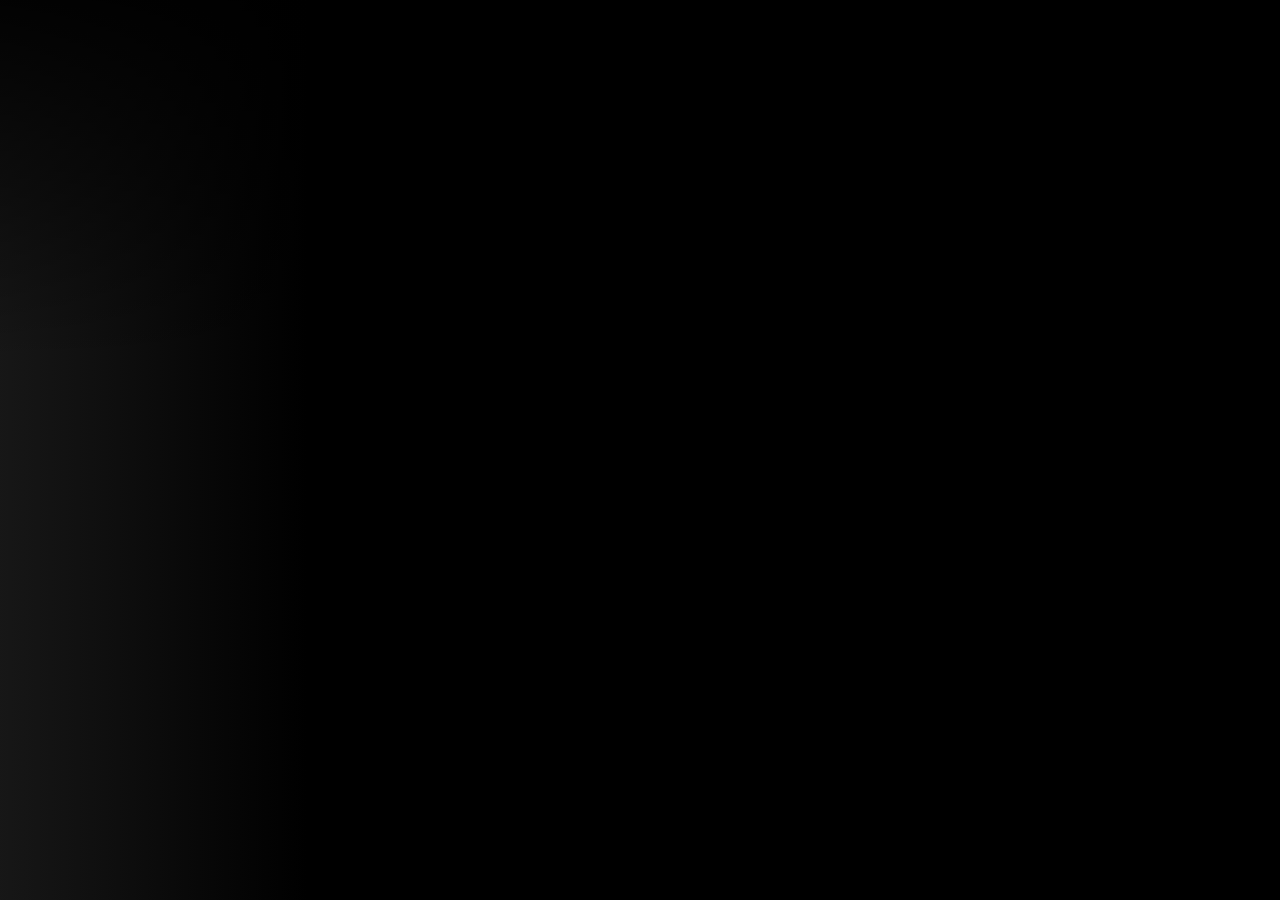
<file: index.html>
<!DOCTYPE html>
    <html lang="en">

    <head>
        <meta name="viewport" content="width=device-width, initial-scale=1" />
        <meta charset="utf-8" />
        <title>MAZDA CX-60 - Diesel Hibrido e Hibrido Enchufable</title>
        <link rel="stylesheet" href="css/global.css" />
        <link rel="stylesheet" href="css/reset.css">
        <link rel="stylesheet" href="css/style.css" />
    </head>

    <body>
        <div class="element-click-to-play">
            <img class="homura-plus-car-element" src="img/cars/homura_plus_car.png" alt="Mazda CX-60 Homura Plus" />
            <img class="background_without_car" src="img/wallpaper_without_car.png" alt="Background" />
            <div class="rectangle"></div>
            <div class="div"></div>

            <picture>
                <img class="logo" src="img/logo.png" alt="Mazda Logo" />
            </picture>

            <section class="principal-banner">
                <h1 class="text-wrapper">MAZDA CX-60</h1>
                <p class="modalities">DIESEL HÍBRIDO E<br />HÍBRIDO ENCHUFABLE</p>
            </section>

            <!-- <button class="call_to_action_button" id="playButton" type="button" aria-label="Reproducir video del Mazda CX-60">
                    <img class="group" src="img/call_to_action.png" alt="" aria-hidden="true" />
                    <span class="call_to_action_inner">
                        <span class="call_to_action_label">CLICK TO PLAY</span>
                        <img class="call_to_action_speaker" src="img/speaker.png" alt="Icono de sonido" />
                    </span>
                </button> -->

            <button class="cta" id="playButton" type="button" aria-label="Reproducir video del Mazda CX-60">
                <img class="cta__bg" src="img/call_to_action.png" alt="" aria-hidden="true" />
                <span class="cta__inner">
                    <span class="cta__label">CLICK TO PLAY</span>
                    <img class="cta__speaker" src="img/speaker.png" alt="Icono de sonido" />
                </span>
            </button>

            <section class="banner_for_insurance_section">
                <img class="banner_for_insurance_img" src="img/banner_for_insurance.png" alt="Proteccion y Seguros" />
            </section>

              <div id="videoModal" class="modal">
                    <div class="modal-content">
                        <button class="modal-close" id="closeModal" aria-label="Close video">&times;</button>
                        <div class="video-container">
                            <iframe id="videoFrame" width="100%" height="100%" src="video/videoplayback.mp4" frameborder="0"
                                allow="autoplay; encrypted-media" allowfullscreen></iframe>
                            </iframe>
                        </div>
                    </div>
                </div>

            <script src="js/script.js"></script>
    </body>

    </html>
</file>
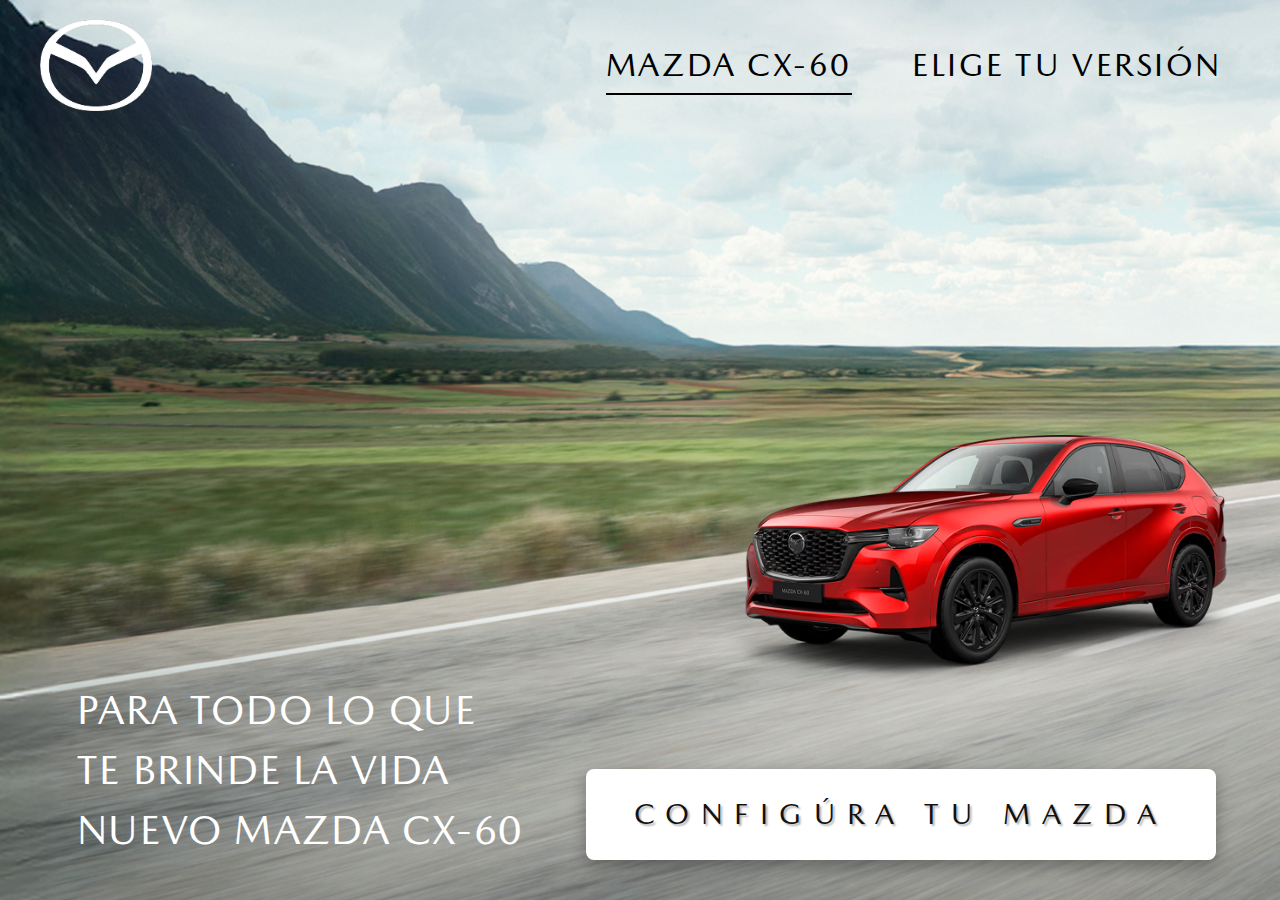
<file: hero.html>
<!DOCTYPE html>
<html lang="es">

<head>
  <meta charset="utf-8" />
  <meta name="viewport" content="width=device-width, initial-scale=1" />
  <title>Mazda CX-60 — Hero</title>
  <link rel="stylesheet" href="css/global.css" />
  <link rel="stylesheet" href="css/hero.css" />
  <link rel="stylesheet" href="css/reset.css">
</head>

<body>
  <img class="bg" src="img/wallpaper_without_car.png" alt="Background" />
  <div class="hero-viewport">
    <header class="hero-header">
      <a href="index.html"><img class="hero-logo" src="img/logo.png" alt="Mazda Logo" /></a>
      <nav class="hero-nav">
        <ul>
          <li><a class="nav-title" href="hero.html" aria-current="page">MAZDA CX-60</a></li>
          <li><a class="nav-link" href="choose.html">ELIGE TU VERSIÓN</a></li>
        </ul>
      </nav>
    </header>

    <main class="hero-main">
      <img class="hero-car" src="img/cars/homura_plus_car.png   " alt="Mazda CX-60" />
          <div class="hero-copy">
          <h1 class="hero-headline">PARA TODO LO QUE TE BRINDE LA VIDA <br> NUEVO MAZDA CX-60</h1>
        </div>
        <button class="hero-cta" id="configureBtn" type="button" aria-label="Configura tu Mazda">CONFIGÚRA TU MAZDA</button>
    </main>
    <script src="js/hero.js"></script>
  </div>
</body>

</html>
</file>
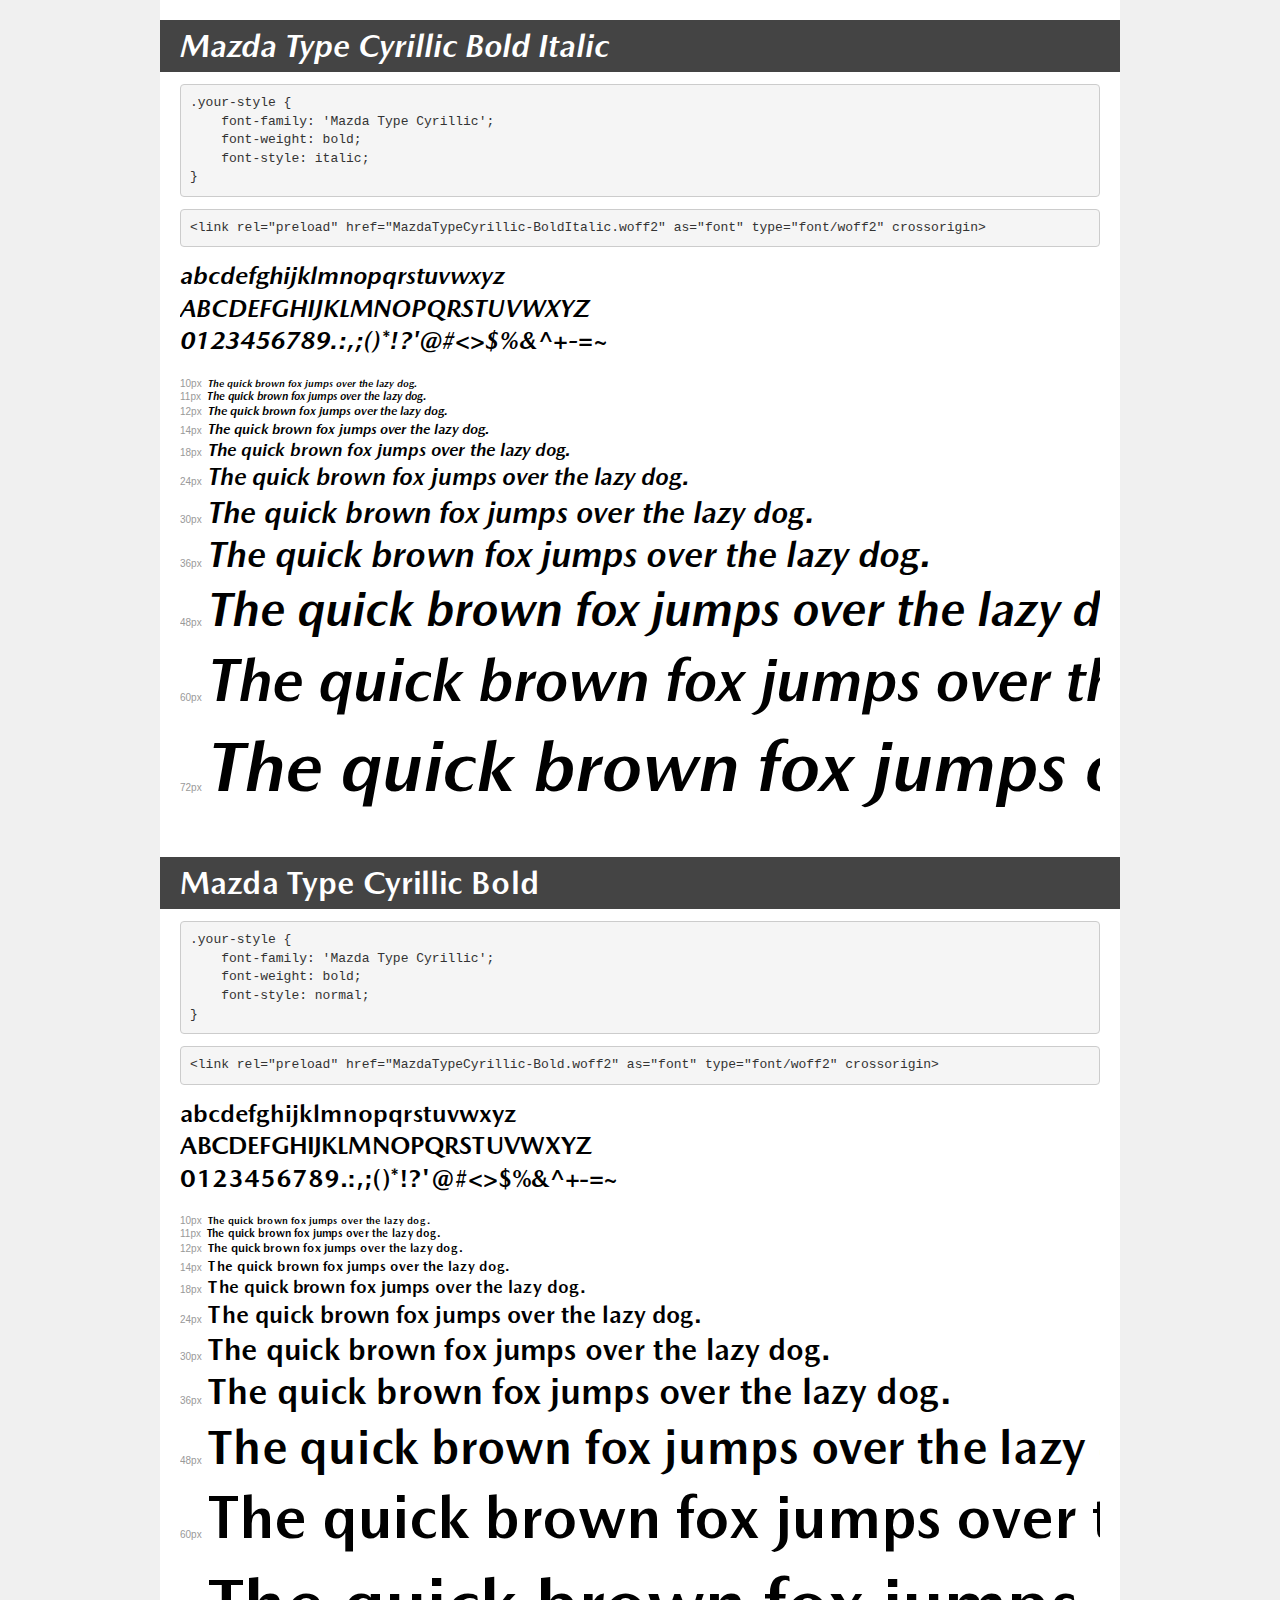
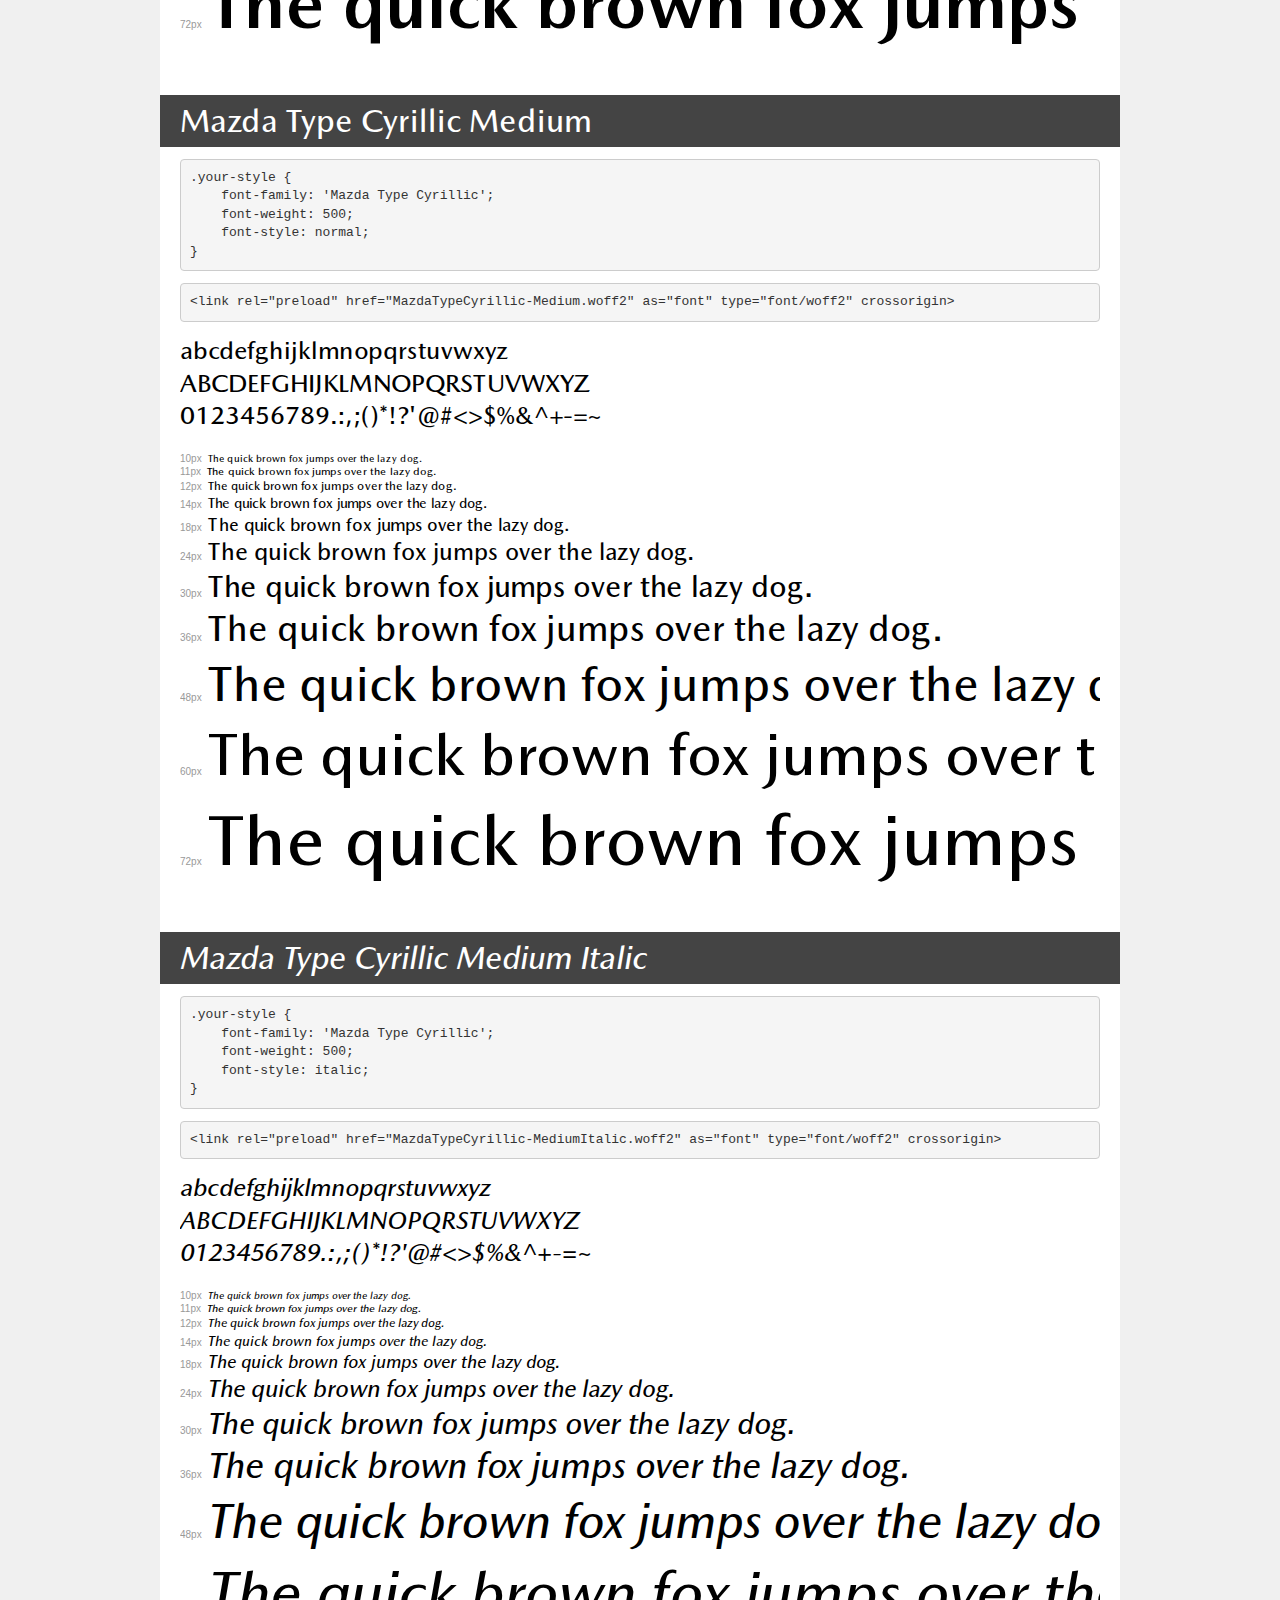
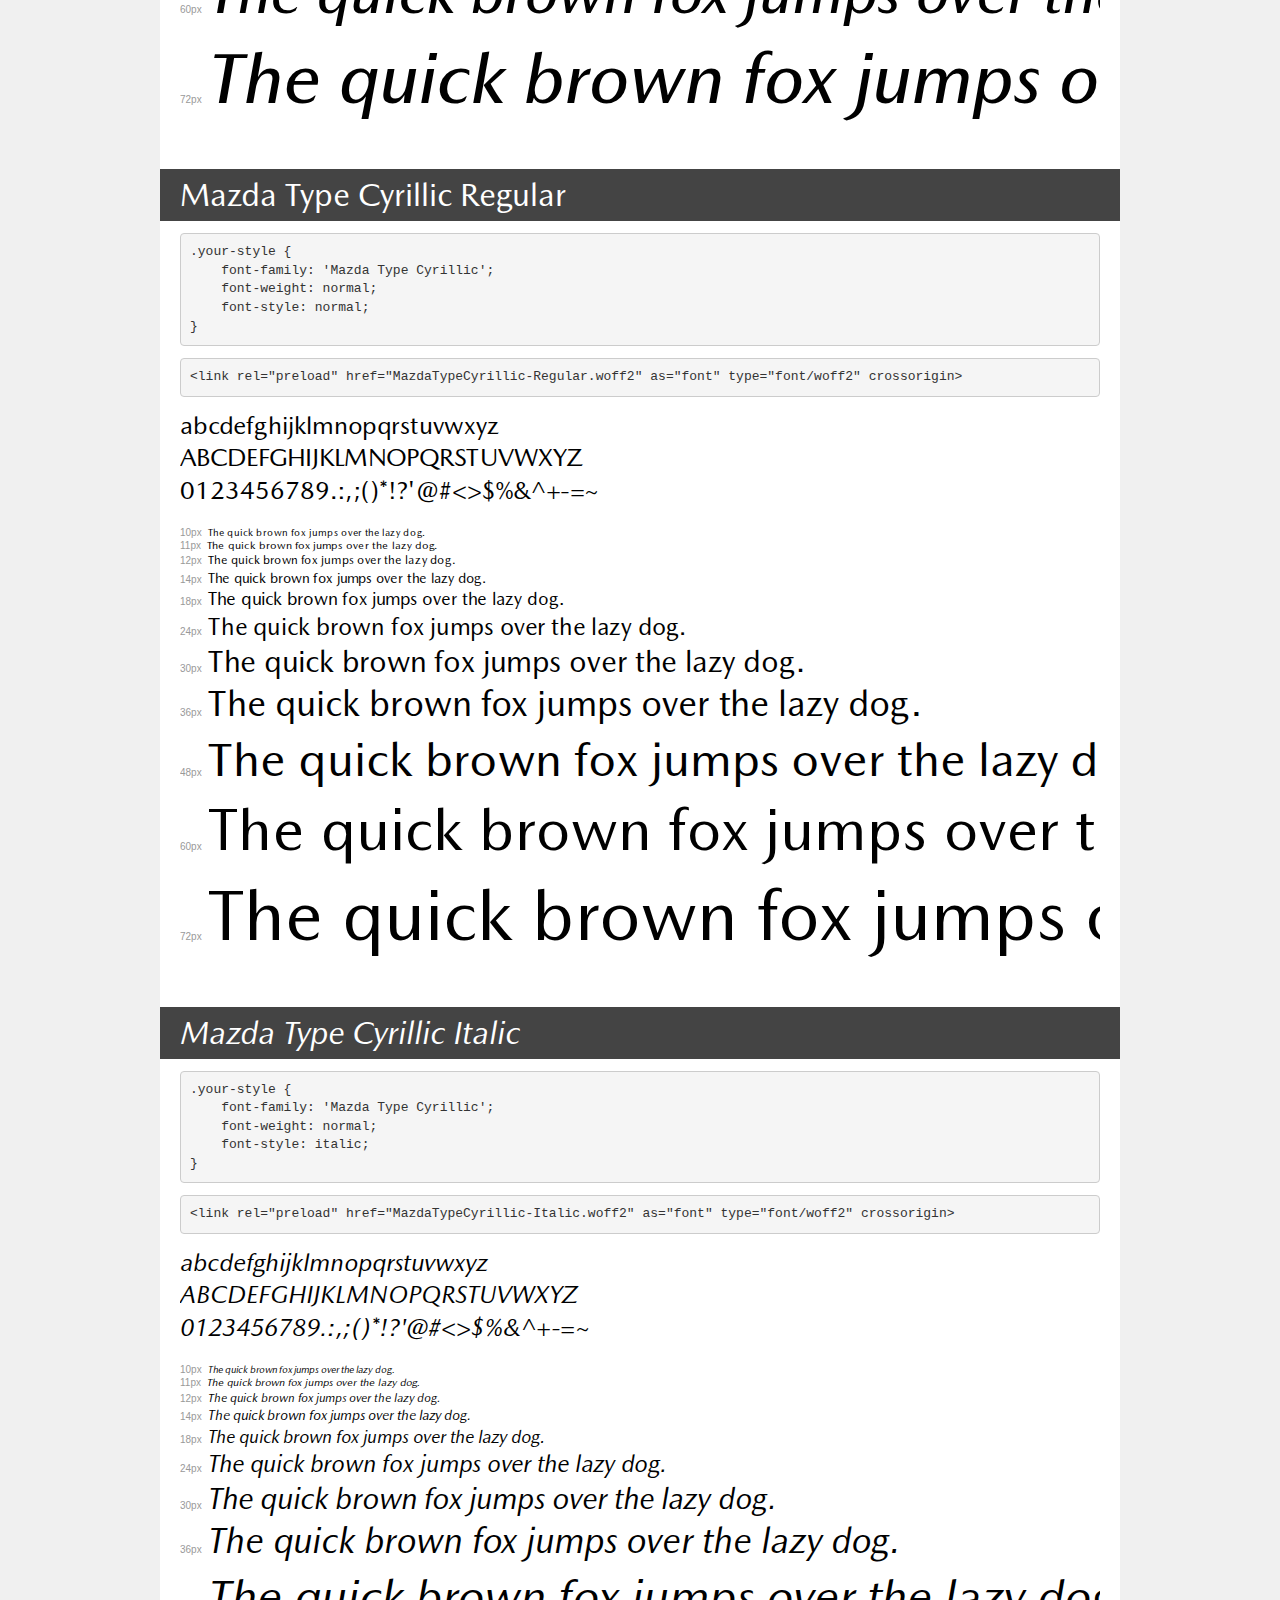
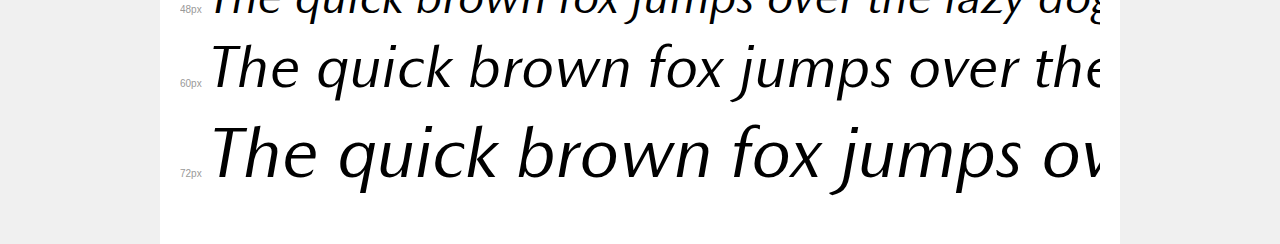
<file: font/mazda_type/demo.html>
<!DOCTYPE html>
<html lang="en">
<head>
    <meta charset="utf-8">
    <meta http-equiv="X-UA-Compatible" content="IE=edge">
    <meta name="viewport" content="width=device-width, initial-scale=1">
    <meta name="robots" content="noindex, noarchive">
    <meta name="format-detection" content="telephone=no">
    <title>Transfonter demo</title>
    <link href="stylesheet.css" rel="stylesheet">
    <style>
        /*
        http://meyerweb.com/eric/tools/css/reset/
        v2.0 | 20110126
        License: none (public domain)
        */
        html, body, div, span, applet, object, iframe,
        h1, h2, h3, h4, h5, h6, p, blockquote, pre,
        a, abbr, acronym, address, big, cite, code,
        del, dfn, em, img, ins, kbd, q, s, samp,
        small, strike, strong, sub, sup, tt, var,
        b, u, i, center,
        dl, dt, dd, ol, ul, li,
        fieldset, form, label, legend,
        table, caption, tbody, tfoot, thead, tr, th, td,
        article, aside, canvas, details, embed,
        figure, figcaption, footer, header, hgroup,
        menu, nav, output, ruby, section, summary,
        time, mark, audio, video {
            margin: 0;
            padding: 0;
            border: 0;
            font-size: 100%;
            font: inherit;
            vertical-align: baseline;
        }
        /* HTML5 display-role reset for older browsers */
        article, aside, details, figcaption, figure,
        footer, header, hgroup, menu, nav, section {
            display: block;
        }
        body {
            line-height: 1;
        }
        ol, ul {
            list-style: none;
        }
        blockquote, q {
            quotes: none;
        }
        blockquote:before, blockquote:after,
        q:before, q:after {
            content: '';
            content: none;
        }
        table {
            border-collapse: collapse;
            border-spacing: 0;
        }
        /* demo styles */
        body {
            background: #f0f0f0;
            color: #000;
        }
        .page {
            background: #fff;
            width: 920px;
            margin: 0 auto;
            padding: 20px 20px 0 20px;
            overflow: hidden;
        }
        .font-container {
            overflow-x: auto;
            overflow-y: hidden;
            margin-bottom: 40px;
            line-height: 1.3;
            white-space: nowrap;
            padding-bottom: 5px;
        }
        h1 {
            position: relative;
            background: #444;
            font-size: 32px;
            color: #fff;
            padding: 10px 20px;
            margin: 0 -20px 12px -20px;
        }
        .letters {
            font-size: 25px;
            margin-bottom: 20px;
        }
        .s10:before {
            content: '10px';
        }
        .s11:before {
            content: '11px';
        }
        .s12:before {
            content: '12px';
        }
        .s14:before {
            content: '14px';
        }
        .s18:before {
            content: '18px';
        }
        .s24:before {
            content: '24px';
        }
        .s30:before {
            content: '30px';
        }
        .s36:before {
            content: '36px';
        }
        .s48:before {
            content: '48px';
        }
        .s60:before {
            content: '60px';
        }
        .s72:before {
            content: '72px';
        }
        .s10:before, .s11:before, .s12:before, .s14:before,
        .s18:before, .s24:before, .s30:before, .s36:before,
        .s48:before, .s60:before, .s72:before {
            font-family: Arial, sans-serif;
            font-size: 10px;
            font-weight: normal;
            font-style: normal;
            color: #999;
            padding-right: 6px;
        }
        pre {
            display: block;
            padding: 9px;
            margin: 0 0 12px;
            font-family: Monaco, Menlo, Consolas, "Courier New", monospace;
            font-size: 13px;
            line-height: 1.428571429;
            color: #333;
            font-weight: normal;
            font-style: normal;
            background-color: #f5f5f5;
            border: 1px solid #ccc;
            overflow-x: auto;
            border-radius: 4px;
        }
        /* responsive */
        @media (max-width: 959px) {
            .page {
                width: auto;
                margin: 0;
            }
        }
    </style>
</head>
<body>
<div class="page">
    <div class="demo">
        <h1 style="font-family: 'Mazda Type Cyrillic'; font-weight: bold; font-style: italic;">Mazda Type Cyrillic Bold Italic</h1>
        <pre title="Usage">.your-style {
    font-family: 'Mazda Type Cyrillic';
    font-weight: bold;
    font-style: italic;
}</pre>
        <pre title="Preload (optional)">
&lt;link rel=&quot;preload&quot; href=&quot;MazdaTypeCyrillic-BoldItalic.woff2&quot; as=&quot;font&quot; type=&quot;font/woff2&quot; crossorigin&gt;</pre>
        <div class="font-container" style="font-family: 'Mazda Type Cyrillic'; font-weight: bold; font-style: italic;">
            <p class="letters">
                abcdefghijklmnopqrstuvwxyz<br>
ABCDEFGHIJKLMNOPQRSTUVWXYZ<br>
                0123456789.:,;()*!?'@#&lt;&gt;$%&^+-=~
            </p>
            <p class="s10" style="font-size: 10px;">The quick brown fox jumps over the lazy dog.</p>
            <p class="s11" style="font-size: 11px;">The quick brown fox jumps over the lazy dog.</p>
            <p class="s12" style="font-size: 12px;">The quick brown fox jumps over the lazy dog.</p>
            <p class="s14" style="font-size: 14px;">The quick brown fox jumps over the lazy dog.</p>
            <p class="s18" style="font-size: 18px;">The quick brown fox jumps over the lazy dog.</p>
            <p class="s24" style="font-size: 24px;">The quick brown fox jumps over the lazy dog.</p>
            <p class="s30" style="font-size: 30px;">The quick brown fox jumps over the lazy dog.</p>
            <p class="s36" style="font-size: 36px;">The quick brown fox jumps over the lazy dog.</p>
            <p class="s48" style="font-size: 48px;">The quick brown fox jumps over the lazy dog.</p>
            <p class="s60" style="font-size: 60px;">The quick brown fox jumps over the lazy dog.</p>
            <p class="s72" style="font-size: 72px;">The quick brown fox jumps over the lazy dog.</p>
        </div>
    </div>

    <div class="demo">
        <h1 style="font-family: 'Mazda Type Cyrillic'; font-weight: bold; font-style: normal;">Mazda Type Cyrillic Bold</h1>
        <pre title="Usage">.your-style {
    font-family: 'Mazda Type Cyrillic';
    font-weight: bold;
    font-style: normal;
}</pre>
        <pre title="Preload (optional)">
&lt;link rel=&quot;preload&quot; href=&quot;MazdaTypeCyrillic-Bold.woff2&quot; as=&quot;font&quot; type=&quot;font/woff2&quot; crossorigin&gt;</pre>
        <div class="font-container" style="font-family: 'Mazda Type Cyrillic'; font-weight: bold; font-style: normal;">
            <p class="letters">
                abcdefghijklmnopqrstuvwxyz<br>
ABCDEFGHIJKLMNOPQRSTUVWXYZ<br>
                0123456789.:,;()*!?'@#&lt;&gt;$%&^+-=~
            </p>
            <p class="s10" style="font-size: 10px;">The quick brown fox jumps over the lazy dog.</p>
            <p class="s11" style="font-size: 11px;">The quick brown fox jumps over the lazy dog.</p>
            <p class="s12" style="font-size: 12px;">The quick brown fox jumps over the lazy dog.</p>
            <p class="s14" style="font-size: 14px;">The quick brown fox jumps over the lazy dog.</p>
            <p class="s18" style="font-size: 18px;">The quick brown fox jumps over the lazy dog.</p>
            <p class="s24" style="font-size: 24px;">The quick brown fox jumps over the lazy dog.</p>
            <p class="s30" style="font-size: 30px;">The quick brown fox jumps over the lazy dog.</p>
            <p class="s36" style="font-size: 36px;">The quick brown fox jumps over the lazy dog.</p>
            <p class="s48" style="font-size: 48px;">The quick brown fox jumps over the lazy dog.</p>
            <p class="s60" style="font-size: 60px;">The quick brown fox jumps over the lazy dog.</p>
            <p class="s72" style="font-size: 72px;">The quick brown fox jumps over the lazy dog.</p>
        </div>
    </div>

    <div class="demo">
        <h1 style="font-family: 'Mazda Type Cyrillic'; font-weight: 500; font-style: normal;">Mazda Type Cyrillic Medium</h1>
        <pre title="Usage">.your-style {
    font-family: 'Mazda Type Cyrillic';
    font-weight: 500;
    font-style: normal;
}</pre>
        <pre title="Preload (optional)">
&lt;link rel=&quot;preload&quot; href=&quot;MazdaTypeCyrillic-Medium.woff2&quot; as=&quot;font&quot; type=&quot;font/woff2&quot; crossorigin&gt;</pre>
        <div class="font-container" style="font-family: 'Mazda Type Cyrillic'; font-weight: 500; font-style: normal;">
            <p class="letters">
                abcdefghijklmnopqrstuvwxyz<br>
ABCDEFGHIJKLMNOPQRSTUVWXYZ<br>
                0123456789.:,;()*!?'@#&lt;&gt;$%&^+-=~
            </p>
            <p class="s10" style="font-size: 10px;">The quick brown fox jumps over the lazy dog.</p>
            <p class="s11" style="font-size: 11px;">The quick brown fox jumps over the lazy dog.</p>
            <p class="s12" style="font-size: 12px;">The quick brown fox jumps over the lazy dog.</p>
            <p class="s14" style="font-size: 14px;">The quick brown fox jumps over the lazy dog.</p>
            <p class="s18" style="font-size: 18px;">The quick brown fox jumps over the lazy dog.</p>
            <p class="s24" style="font-size: 24px;">The quick brown fox jumps over the lazy dog.</p>
            <p class="s30" style="font-size: 30px;">The quick brown fox jumps over the lazy dog.</p>
            <p class="s36" style="font-size: 36px;">The quick brown fox jumps over the lazy dog.</p>
            <p class="s48" style="font-size: 48px;">The quick brown fox jumps over the lazy dog.</p>
            <p class="s60" style="font-size: 60px;">The quick brown fox jumps over the lazy dog.</p>
            <p class="s72" style="font-size: 72px;">The quick brown fox jumps over the lazy dog.</p>
        </div>
    </div>

    <div class="demo">
        <h1 style="font-family: 'Mazda Type Cyrillic'; font-weight: 500; font-style: italic;">Mazda Type Cyrillic Medium Italic</h1>
        <pre title="Usage">.your-style {
    font-family: 'Mazda Type Cyrillic';
    font-weight: 500;
    font-style: italic;
}</pre>
        <pre title="Preload (optional)">
&lt;link rel=&quot;preload&quot; href=&quot;MazdaTypeCyrillic-MediumItalic.woff2&quot; as=&quot;font&quot; type=&quot;font/woff2&quot; crossorigin&gt;</pre>
        <div class="font-container" style="font-family: 'Mazda Type Cyrillic'; font-weight: 500; font-style: italic;">
            <p class="letters">
                abcdefghijklmnopqrstuvwxyz<br>
ABCDEFGHIJKLMNOPQRSTUVWXYZ<br>
                0123456789.:,;()*!?'@#&lt;&gt;$%&^+-=~
            </p>
            <p class="s10" style="font-size: 10px;">The quick brown fox jumps over the lazy dog.</p>
            <p class="s11" style="font-size: 11px;">The quick brown fox jumps over the lazy dog.</p>
            <p class="s12" style="font-size: 12px;">The quick brown fox jumps over the lazy dog.</p>
            <p class="s14" style="font-size: 14px;">The quick brown fox jumps over the lazy dog.</p>
            <p class="s18" style="font-size: 18px;">The quick brown fox jumps over the lazy dog.</p>
            <p class="s24" style="font-size: 24px;">The quick brown fox jumps over the lazy dog.</p>
            <p class="s30" style="font-size: 30px;">The quick brown fox jumps over the lazy dog.</p>
            <p class="s36" style="font-size: 36px;">The quick brown fox jumps over the lazy dog.</p>
            <p class="s48" style="font-size: 48px;">The quick brown fox jumps over the lazy dog.</p>
            <p class="s60" style="font-size: 60px;">The quick brown fox jumps over the lazy dog.</p>
            <p class="s72" style="font-size: 72px;">The quick brown fox jumps over the lazy dog.</p>
        </div>
    </div>

    <div class="demo">
        <h1 style="font-family: 'Mazda Type Cyrillic'; font-weight: normal; font-style: normal;">Mazda Type Cyrillic Regular</h1>
        <pre title="Usage">.your-style {
    font-family: 'Mazda Type Cyrillic';
    font-weight: normal;
    font-style: normal;
}</pre>
        <pre title="Preload (optional)">
&lt;link rel=&quot;preload&quot; href=&quot;MazdaTypeCyrillic-Regular.woff2&quot; as=&quot;font&quot; type=&quot;font/woff2&quot; crossorigin&gt;</pre>
        <div class="font-container" style="font-family: 'Mazda Type Cyrillic'; font-weight: normal; font-style: normal;">
            <p class="letters">
                abcdefghijklmnopqrstuvwxyz<br>
ABCDEFGHIJKLMNOPQRSTUVWXYZ<br>
                0123456789.:,;()*!?'@#&lt;&gt;$%&^+-=~
            </p>
            <p class="s10" style="font-size: 10px;">The quick brown fox jumps over the lazy dog.</p>
            <p class="s11" style="font-size: 11px;">The quick brown fox jumps over the lazy dog.</p>
            <p class="s12" style="font-size: 12px;">The quick brown fox jumps over the lazy dog.</p>
            <p class="s14" style="font-size: 14px;">The quick brown fox jumps over the lazy dog.</p>
            <p class="s18" style="font-size: 18px;">The quick brown fox jumps over the lazy dog.</p>
            <p class="s24" style="font-size: 24px;">The quick brown fox jumps over the lazy dog.</p>
            <p class="s30" style="font-size: 30px;">The quick brown fox jumps over the lazy dog.</p>
            <p class="s36" style="font-size: 36px;">The quick brown fox jumps over the lazy dog.</p>
            <p class="s48" style="font-size: 48px;">The quick brown fox jumps over the lazy dog.</p>
            <p class="s60" style="font-size: 60px;">The quick brown fox jumps over the lazy dog.</p>
            <p class="s72" style="font-size: 72px;">The quick brown fox jumps over the lazy dog.</p>
        </div>
    </div>

    <div class="demo">
        <h1 style="font-family: 'Mazda Type Cyrillic'; font-weight: normal; font-style: italic;">Mazda Type Cyrillic Italic</h1>
        <pre title="Usage">.your-style {
    font-family: 'Mazda Type Cyrillic';
    font-weight: normal;
    font-style: italic;
}</pre>
        <pre title="Preload (optional)">
&lt;link rel=&quot;preload&quot; href=&quot;MazdaTypeCyrillic-Italic.woff2&quot; as=&quot;font&quot; type=&quot;font/woff2&quot; crossorigin&gt;</pre>
        <div class="font-container" style="font-family: 'Mazda Type Cyrillic'; font-weight: normal; font-style: italic;">
            <p class="letters">
                abcdefghijklmnopqrstuvwxyz<br>
ABCDEFGHIJKLMNOPQRSTUVWXYZ<br>
                0123456789.:,;()*!?'@#&lt;&gt;$%&^+-=~
            </p>
            <p class="s10" style="font-size: 10px;">The quick brown fox jumps over the lazy dog.</p>
            <p class="s11" style="font-size: 11px;">The quick brown fox jumps over the lazy dog.</p>
            <p class="s12" style="font-size: 12px;">The quick brown fox jumps over the lazy dog.</p>
            <p class="s14" style="font-size: 14px;">The quick brown fox jumps over the lazy dog.</p>
            <p class="s18" style="font-size: 18px;">The quick brown fox jumps over the lazy dog.</p>
            <p class="s24" style="font-size: 24px;">The quick brown fox jumps over the lazy dog.</p>
            <p class="s30" style="font-size: 30px;">The quick brown fox jumps over the lazy dog.</p>
            <p class="s36" style="font-size: 36px;">The quick brown fox jumps over the lazy dog.</p>
            <p class="s48" style="font-size: 48px;">The quick brown fox jumps over the lazy dog.</p>
            <p class="s60" style="font-size: 60px;">The quick brown fox jumps over the lazy dog.</p>
            <p class="s72" style="font-size: 72px;">The quick brown fox jumps over the lazy dog.</p>
        </div>
    </div>

</div>
</body>
</html>
</file>
<file: css/global.css>
* {
  -webkit-font-smoothing: antialiased;
  box-sizing: border-box;
}

html,
body {
  margin: 0px;
  padding: 0px;
  height: 100%;
}
a {
  text-decoration: none;
}

@font-face {
    font-family: 'Mazda Type Cyrillic';
    src: url('../font/mazda_type/MazdaTypeCyrillic-BoldItalic.eot');
    src: local('Mazda Type Cyrillic Bold Italic'), local('MazdaTypeCyrillic-BoldItalic'),
        url('../font/mazda_type/MazdaTypeCyrillic-BoldItalic.eot?#iefix') format('embedded-opentype'),
        url('../font/mazda_type/MazdaTypeCyrillic-BoldItalic.woff2') format('woff2'),
        url('../font/mazda_type/MazdaTypeCyrillic-BoldItalic.woff') format('woff'),
        url('../font/mazda_type/MazdaTypeCyrillic-BoldItalic.ttf') format('truetype');
    font-weight: bold;
    font-style: italic;
    font-display: swap;
}

@font-face {
    font-family: 'Mazda Type Cyrillic';
    src: url('../font/mazda_type/MazdaTypeCyrillic-Bold.eot');
    src: local('Mazda Type Cyrillic Bold'), local('MazdaTypeCyrillic-Bold'),
        url('../font/mazda_type/MazdaTypeCyrillic-Bold.eot?#iefix') format('embedded-opentype'),
        url('../font/mazda_type/MazdaTypeCyrillic-Bold.woff2') format('woff2'),
        url('../font/mazda_type/MazdaTypeCyrillic-Bold.woff') format('woff'),
        url('../font/mazda_type/MazdaTypeCyrillic-Bold.ttf') format('truetype');
    font-weight: bold;
    font-style: normal;
    font-display: swap;
}

@font-face {
    font-family: 'Mazda Type Cyrillic';
    src: url('../font/mazda_type/MazdaTypeCyrillic-Medium.eot');
    src: local('Mazda Type Cyrillic Medium'), local('MazdaTypeCyrillic-Medium'),
        url('../font/mazda_type/MazdaTypeCyrillic-Medium.eot?#iefix') format('embedded-opentype'),
        url('../font/mazda_type/MazdaTypeCyrillic-Medium.woff2') format('woff2'),
        url('../font/mazda_type/MazdaTypeCyrillic-Medium.woff') format('woff'),
        url('../font/mazda_type/MazdaTypeCyrillic-Medium.ttf') format('truetype');
    font-weight: 500;
    font-style: normal;
    font-display: swap;
}

@font-face {
    font-family: 'Mazda Type Cyrillic';
    src: url('../font/mazda_type/MazdaTypeCyrillic-MediumItalic.eot');
    src: local('Mazda Type Cyrillic Medium Italic'), local('MazdaTypeCyrillic-MediumItalic'),
        url('../font/mazda_type/MazdaTypeCyrillic-MediumItalic.eot?#iefix') format('embedded-opentype'),
        url('../font/mazda_type/MazdaTypeCyrillic-MediumItalic.woff2') format('woff2'),
        url('../font/mazda_type/MazdaTypeCyrillic-MediumItalic.woff') format('woff'),
        url('../font/mazda_type/MazdaTypeCyrillic-MediumItalic.ttf') format('truetype');
    font-weight: 500;
    font-style: italic;
    font-display: swap;
}

@font-face {
    font-family: 'Mazda Type Cyrillic';
    src: url('../font/mazda_type/MazdaTypeCyrillic-Regular.eot');
    src: local('Mazda Type Cyrillic Regular'), local('MazdaTypeCyrillic-Regular'),
        url('../font/mazda_type/MazdaTypeCyrillic-Regular.eot?#iefix') format('embedded-opentype'),
        url('../font/mazda_type/MazdaTypeCyrillic-Regular.woff2') format('woff2'),
        url('../font/mazda_type/MazdaTypeCyrillic-Regular.woff') format('woff'),
        url('../font/mazda_type/MazdaTypeCyrillic-Regular.ttf') format('truetype');
    font-weight: normal;
    font-style: normal;
    font-display: swap;
}

@font-face {
        font-family: 'Mazda Type Cyrillic';
        src: url('../font/mazda_type/MazdaTypeCyrillic-Italic.eot');
        src: local('Mazda Type Cyrillic Italic'), local('MazdaTypeCyrillic-Italic'),
                url('../font/mazda_type/MazdaTypeCyrillic-Italic.eot?#iefix') format('embedded-opentype'),
                url('../font/mazda_type/MazdaTypeCyrillic-Italic.woff2') format('woff2'),
                url('../font/mazda_type/MazdaTypeCyrillic-Italic.woff') format('woff'),
                url('../font/mazda_type/MazdaTypeCyrillic-Italic.ttf') format('truetype');
        font-weight: normal;
        font-style: italic;
        font-display: swap;
}

/* Apply the loaded font globally */
:root{
    --site-font: 'Mazda Type Cyrillic', Arial, sans-serif;
}

body, button, input, textarea, select {
    font-family: var(--site-font);
}
</file>
<file: css/style.css>
.element-click-to-play {
    background-color: #000000;
    overflow: hidden;
    width: 100%;
    min-height: 100vh;
    position: relative;
    display: flex;
    align-items: center;
    justify-content: center;
}

.homura-plus-car-element {
    position: absolute;
    top: 55%;
    left: 50%;
    width: 60vw;
    object-fit: contain;
    height: auto;
    max-height: 53.89vh;
    opacity: 0;
    animation: carSlideIn 1.2s ease-out 0.4s forwards;
    z-index: 10;
}

.element-click-to-play .background_without_car {
    position: absolute;
    width: 100%;
    height: 100%;
    object-fit: cover;
    opacity: 0;
    animation: fadeIn 1s ease-out 0.2s forwards;
    z-index: 0;
}


.element-click-to-play .rectangle {
    position: absolute;
    top: 0;
    left: 0;
    width: 80%;
    height: 100%;
    background: linear-gradient(90deg,
            rgba(24, 24, 24, 0.95) 0%,
            rgba(0, 2, 3, 0) 30%);
    pointer-events: none;
    z-index: 1;
}

.element-click-to-play .div {
    position: absolute;
    top: 0;
    left: 0;
    width: 100%;
    height: 40%;
    background: linear-gradient(180deg,
            rgba(0, 0, 0, 0.9) 0%,
            rgba(0, 0, 0, 0) 100%);
    pointer-events: none;
    z-index: 1;
}

.element-click-to-play .logo {
    position: absolute;
    top: 2.5rem;
    right: 2.5rem;
    width: clamp(80px, 7.65vw, 147px);
    height: auto;
    object-fit: contain;
    opacity: 0;
    animation: fadeIn 0.8s ease-out 0.6s forwards;
    z-index: 10;
    transition: transform 0.3s ease;
}

.element-click-to-play .logo:hover {
    transform: scale(1.05);
}

.principal-banner {
    position: absolute;
    top: 54px;
    left: 54px;
    width: 54vw;
    height: auto;
    display: flex;
    flex-direction: column;
    justify-content: flex-start;
    align-items: flex-start;
    gap: 14px;
    padding-left: 0;
    z-index: 11;
}

.text-wrapper {
    font-weight: 300;
    color: #ffffff;
    font-size: 7.8rem;
    line-height: 0.95;
    letter-spacing: 0.015em;
    margin: 0;
    opacity: 0;
    animation: slideInLeft 1s ease-out 0.8s forwards;
    z-index: 11;
}

.modalities {
    font-family: var(--site-font);
    font-weight: 400;
    color: #ffffff;
    font-size: 4.35rem;
    line-height: 1.14;
    margin: 0;
    opacity: 0;
    letter-spacing: 0.014em;
    animation: slideInLeft 1s ease-out 1.2s forwards;
    z-index: 11;
}

.cta {
  position: absolute;
  bottom: 0;
  right: 0;
  width: 45vw;
  z-index: 12;
  cursor: pointer;
  display: inline-flex;
  align-items: center;
  justify-content: center;
  background: transparent;
  border: none;
  padding: 0;

}

.cta__bg {
  position: absolute;
  top: 0;
  left: 0;
  right: 5rem;
  width: 100%;
  height: 100%;
  object-fit: fill;
  z-index: 1;
  pointer-events: none;
  opacity: 0;
  animation: buttonSlideIn 1s ease-out 1.6s forwards;
}

.cta__inner {
  position: relative;
  z-index: 2;
  display: flex;
  align-items: center;
  justify-content: center;
  width: 50%;
  gap: 3rem;
  padding: 2.5rem 0.5rem 1rem 16rem;
  opacity: 0;
  animation: fadeIn 1s ease-out 2.2s forwards;
}

/* Texto "CLICK TO PLAY" */
.cta__label {  
  font-family: var(--site-font);
  font-weight: 200;
  font-size: 3rem;
  line-height: 1;
  letter-spacing: 0.09em;
  color: #000000;
  white-space: nowrap;
  pointer-events: none;
}

/* Ícono del altavoz */
.cta__speaker {
  width: 3.3rem;
  height: 3.3rem;
  object-fit: contain;
  pointer-events: none;
}


.banner_for_insurance_section {
    position: absolute;
    bottom: 33px;
    left: 52px;
    width: 42.5vw;
    max-width: 690px;
    min-width: 590px;
    height: auto;
    display: flex;
    flex-direction: column;
    justify-content: flex-start;
    align-items: flex-start;
    padding-left: 0;
    z-index: 13;
    opacity: 0;
    animation: slideInLeft 1.2s ease-out 1.3s forwards;
}

.banner_for_insurance_img {
    width: 100%;
    height: auto;
    object-fit: contain;
}

.element-click-to-play .banner_for_insurance:hover {
    transform: translateY(-5px);
}

/* Modal Styles */
.modal {
    display: none;
    position: fixed;
    z-index: 1000;
    left: 0;
    top: 0;
    width: 100%;
    height: 100%;
    background-color: rgba(0, 0, 0, 0.95);
    opacity: 0;
    transition: opacity 0.3s ease;
}

.modal.show {
    display: flex;
    align-items: center;
    justify-content: center;
    opacity: 1;
}

.modal-content {
    position: relative;
    width: 90%;
    max-width: 1200px;
    aspect-ratio: 16 / 9;
    background-color: #000;
    border-radius: 8px;
    overflow: hidden;
    transform: scale(0.9);
    transition: transform 0.3s ease;
}

.modal.show .modal-content {
    transform: scale(1);
}

.modal-close {
    position: absolute;
    top: -50px;
    right: 0;
    background: transparent;
    border: none;
    color: white;
    font-size: 48px;
    font-weight: 300;
    cursor: pointer;
    z-index: 1001;
    width: 50px;
    height: 50px;
    display: flex;
    align-items: center;
    justify-content: center;
    transition: transform 0.2s ease, color 0.2s ease;
}

.modal-close:hover {
    transform: rotate(90deg);
    color: #cc0000;
}

.video-container {
    width: 100%;
    height: 100%;

}

/* Animations */
@keyframes fadeIn {
    from {
        opacity: 0;
    }

    to {
        opacity: 1;
        transform: translateY(0);

    }
}

@keyframes fadeInUp {
    from {
        opacity: 0;
        transform: translateY(30px);
    }

    to {
        opacity: 1;
        transform: translateY(0);
    }
}


@keyframes slideInLeft {
    from {
        opacity: 0;
        transform: translateX(-50px);
    }

    to {
        opacity: 1;
        transform: translateX(0);
    }
}

@keyframes slideInRight {
    from {
        transform: translateX(0px);
    }
    to {
        opacity: 1;
        transform: translateX(0);
    }
}

@keyframes carSlideIn {
    from {
        opacity: 0;
        transform: translate(90%, -80%) translateX(100px);
    }

    to {
        opacity: 1;
        transform: translate(-20%, -40%) translateX(0);
    }
}

@keyframes buttonSlideIn {
    from {
            transform: translate(0, 0) translateX(45vw);
    }

    to {
        opacity: 1;
        transform: translate(0, 0) translateX(0);
    }
}

@keyframes pulse {

    0%,
    100% {
        opacity: 1;
        transform: scale(1);
    }

    50% {
        opacity: 0.7;
        transform: scale(1.1);
    }
}

/* Responsive Design */
@media (max-width: 1400px) {
    .element-click-to-play .homura-plus-car-element {
        width: 70vw;
    }
}

@media (max-width: 1024px) {
    .element-click-to-play .rectangle {
        width: 100%;
        background: linear-gradient(90deg, rgba(0, 0, 0, 0.85) 0%, rgba(0, 0, 0, 0.3) 70%);
    }

    .element-click-to-play .homura-plus-car-element {
        width: 80vw;
        top: 55%;
    }

    .element-click-to-play .call_to_action {
        bottom: 3rem;
        right: 50%;
        transform: translateX(50%);
        width: clamp(280px, 60vw, 500px);
    }

    .element-click-to-play .call_to_action:hover {
        transform: translateX(50%) scale(1.05);
    }

    .element-click-to-play .banner_for_insurance {
        width: 60vw;
        bottom: 12rem;
    }
}

@media (max-width: 768px) {
    .element-click-to-play {
        min-height: 100vh;
    }

    .element-click-to-play .rectangle {
        background: linear-gradient(180deg, rgba(0, 0, 0, 0) 0%, rgba(0, 0, 0, 0.95) 100%);
        width: 100%;
        height: 100%;
    }

    .element-click-to-play .div {
        height: 50%;
        background: linear-gradient(180deg, rgba(0, 0, 0, 0.95) 0%, rgba(0, 0, 0, 0) 100%);
    }

    .element-click-to-play .homura-plus-car-element {
        width: 90vw;
        top: 45%;
    }

    .element-click-to-play .logo {
        top: 1.5rem;
        right: 1.5rem;
        width: clamp(60px, 15vw, 100px);
    }

    .element-click-to-play .text-wrapper {
        top: 2rem;
        left: 1.5rem;
        font-size: clamp(3rem, 12vw, 5rem);
    }

    .element-click-to-play .modalities {
        top: clamp(6rem, 15vh, 8rem);
        left: 1.5rem;
        font-size: clamp(1.2rem, 5vw, 2.5rem);
    }

    .element-click-to-play .call_to_action {
        bottom: 2rem;
        right: 50%;
        transform: translateX(50%);
        width: clamp(250px, 70vw, 400px);
    }

    .element-click-to-play .call_to_action:hover {
        transform: translateX(50%) scale(1.05);
    }

    .element-click-to-play .text-wrapper-2 {
        font-size: clamp(1.2rem, 4vw, 2rem);
    }

    .element-click-to-play .speaker {
        width: clamp(25px, 6vw, 40px);
        height: clamp(25px, 6vw, 40px);
    }

    .element-click-to-play .banner_for_insurance {
        width: 70vw;
        bottom: 8rem;
        left: 1.5rem;
    }

    .modal-close {
        top: -40px;
        font-size: 36px;
    }


    .modal-content {
        width: 95%;
    }
}

@media (max-width: 480px) {
    .element-click-to-play .text-wrapper {
        font-size: clamp(1.5rem, 9vw, 3rem);
    }

    .element-click-to-play .modalities {
        font-size: clamp(1rem, 4.5vw, 1.8rem);
    }
}

.element-click-to-play .call_to_action {
    width: 85vw;
}

.element-click-to-play .banner_for_insurance {
    width: 80vw;
    bottom: 7rem;
}

/* Focus states for accessibility */
.call_to_action:focus-visible,
.banner_for_insurance:focus-visible {
    outline: 3px solid #cc0000;
    outline-offset: 4px;
}

.modal-close:focus-visible {
    outline: 2px solid #ffffff;
    outline-offset: 2px;
}
</file>
<file: css/hero.css>
.hero-viewport{ 
  position:absolute;
  width: 100%;
  height: 100%;
  overflow:hidden;
  font-family: var(--site-font);
}

.bg{
  position:absolute;
  width:100%;
  height:100%;
  object-fit: 100% 100%;
}

.hero-header{
  display:flex;
  width: 100%;
  position:absolute;
  z-index:10;
  justify-content:space-between;
  align-items:center;
  padding:20px 40px;
}

.hero-logo{
  width:7rem;
  height:auto;
  object-fit:contain;
}

.hero-nav{
  display:flex;
  gap:24px;
  align-items:center;
  font-size: 2rem;
}

.hero-nav ul {
  display:flex;
  gap:24px;
  list-style:none;
}

.hero-nav .nav-title,
.hero-nav .nav-link{
  position:relative;
  display:inline-block;
  letter-spacing:0.08em;
  padding:10px 18px;
  border-radius:6px;
  text-decoration:none;
  font-weight:100;
  color:#000;
}

.hero-nav .nav-title::after,
.hero-nav .nav-link::after{
  content:"";
  position:absolute;
  left:18px;
  right:18px;
  bottom:4px;
  height:2px;
  background:#000;
  transform:scaleX(0);
  transform-origin:left;
  transition:transform 150ms ease;
}

.hero-nav a[aria-current="page"]::after{
  transform:scaleX(1);
}

.hero-main{
  position:relative;
  width:100%;
  height:calc(100vh - 40px);
}

.hero-car{
  position:absolute;
  right:3%;
  bottom:20%;
  width:40vw;
  max-width:50vw;
  object-fit:contain;
  z-index:5;
}

.hero-copy{
  position:absolute;
  left:6%;
  bottom:0%;
  z-index:6;
  max-width:48vw;
}

.hero-headline{
  font-size:2.5rem;
  line-height:1.5;
  margin:0;
  color: #fff;
  font-weight:100;
  letter-spacing:0.04em;
}

.hero-cta{
  position:absolute;
  right:5%;
  bottom:0%;
  z-index:7;
  background:#ffffff;
  color:#111;
  text-shadow: #b1b1b1 2px 2px 2px;
  border:none;
  padding: 1.5rem 3rem;
  border-radius:8px;
  font-weight:200;
  letter-spacing: 0.4em;
  font-size: 1.8rem;
  cursor:pointer;
  box-shadow:0 6px 18px rgba(0,0,0,0.35);
}

/* Responsive */
@media(max-width:900px){
  .hero-car{ width:55vw; right:4%; }
  .hero-copy{ max-width:60vw; left:4%; bottom:3%; }
  .hero-headline{ font-size:28px; }
  .hero-cta{ right:0%; bottom:0%; }
}

@media(max-width:480px){
  .hero-logo{ width:56px; }
  .hero-headline{ font-size:20px; }
  .hero-car{ display:none; }
  .hero-copy{ left:3%; bottom:2%; }
  .hero-cta{ right:4%; bottom:2%; }
}
</file>
<file: font/mazda_type/stylesheet.css>
@font-face {
    font-family: 'Mazda Type Cyrillic';
    src: url('MazdaTypeCyrillic-BoldItalic.eot');
    src: local('Mazda Type Cyrillic Bold Italic'), local('MazdaTypeCyrillic-BoldItalic'),
        url('MazdaTypeCyrillic-BoldItalic.eot?#iefix') format('embedded-opentype'),
        url('MazdaTypeCyrillic-BoldItalic.woff2') format('woff2'),
        url('MazdaTypeCyrillic-BoldItalic.woff') format('woff'),
        url('MazdaTypeCyrillic-BoldItalic.ttf') format('truetype');
    font-weight: bold;
    font-style: italic;
    font-display: swap;
}

@font-face {
    font-family: 'Mazda Type Cyrillic';
    src: url('MazdaTypeCyrillic-Bold.eot');
    src: local('Mazda Type Cyrillic Bold'), local('MazdaTypeCyrillic-Bold'),
        url('MazdaTypeCyrillic-Bold.eot?#iefix') format('embedded-opentype'),
        url('MazdaTypeCyrillic-Bold.woff2') format('woff2'),
        url('MazdaTypeCyrillic-Bold.woff') format('woff'),
        url('MazdaTypeCyrillic-Bold.ttf') format('truetype');
    font-weight: bold;
    font-style: normal;
    font-display: swap;
}

@font-face {
    font-family: 'Mazda Type Cyrillic';
    src: url('MazdaTypeCyrillic-Medium.eot');
    src: local('Mazda Type Cyrillic Medium'), local('MazdaTypeCyrillic-Medium'),
        url('MazdaTypeCyrillic-Medium.eot?#iefix') format('embedded-opentype'),
        url('MazdaTypeCyrillic-Medium.woff2') format('woff2'),
        url('MazdaTypeCyrillic-Medium.woff') format('woff'),
        url('MazdaTypeCyrillic-Medium.ttf') format('truetype');
    font-weight: 500;
    font-style: normal;
    font-display: swap;
}

@font-face {
    font-family: 'Mazda Type Cyrillic';
    src: url('MazdaTypeCyrillic-MediumItalic.eot');
    src: local('Mazda Type Cyrillic Medium Italic'), local('MazdaTypeCyrillic-MediumItalic'),
        url('MazdaTypeCyrillic-MediumItalic.eot?#iefix') format('embedded-opentype'),
        url('MazdaTypeCyrillic-MediumItalic.woff2') format('woff2'),
        url('MazdaTypeCyrillic-MediumItalic.woff') format('woff'),
        url('MazdaTypeCyrillic-MediumItalic.ttf') format('truetype');
    font-weight: 500;
    font-style: italic;
    font-display: swap;
}

@font-face {
    font-family: 'Mazda Type Cyrillic';
    src: url('MazdaTypeCyrillic-Regular.eot');
    src: local('Mazda Type Cyrillic Regular'), local('MazdaTypeCyrillic-Regular'),
        url('MazdaTypeCyrillic-Regular.eot?#iefix') format('embedded-opentype'),
        url('MazdaTypeCyrillic-Regular.woff2') format('woff2'),
        url('MazdaTypeCyrillic-Regular.woff') format('woff'),
        url('MazdaTypeCyrillic-Regular.ttf') format('truetype');
    font-weight: normal;
    font-style: normal;
    font-display: swap;
}

@font-face {
    font-family: 'Mazda Type Cyrillic';
    src: url('MazdaTypeCyrillic-Italic.eot');
    src: local('Mazda Type Cyrillic Italic'), local('MazdaTypeCyrillic-Italic'),
        url('MazdaTypeCyrillic-Italic.eot?#iefix') format('embedded-opentype'),
        url('MazdaTypeCyrillic-Italic.woff2') format('woff2'),
        url('MazdaTypeCyrillic-Italic.woff') format('woff'),
        url('MazdaTypeCyrillic-Italic.ttf') format('truetype');
    font-weight: normal;
    font-style: italic;
    font-display: swap;
}
</file>
